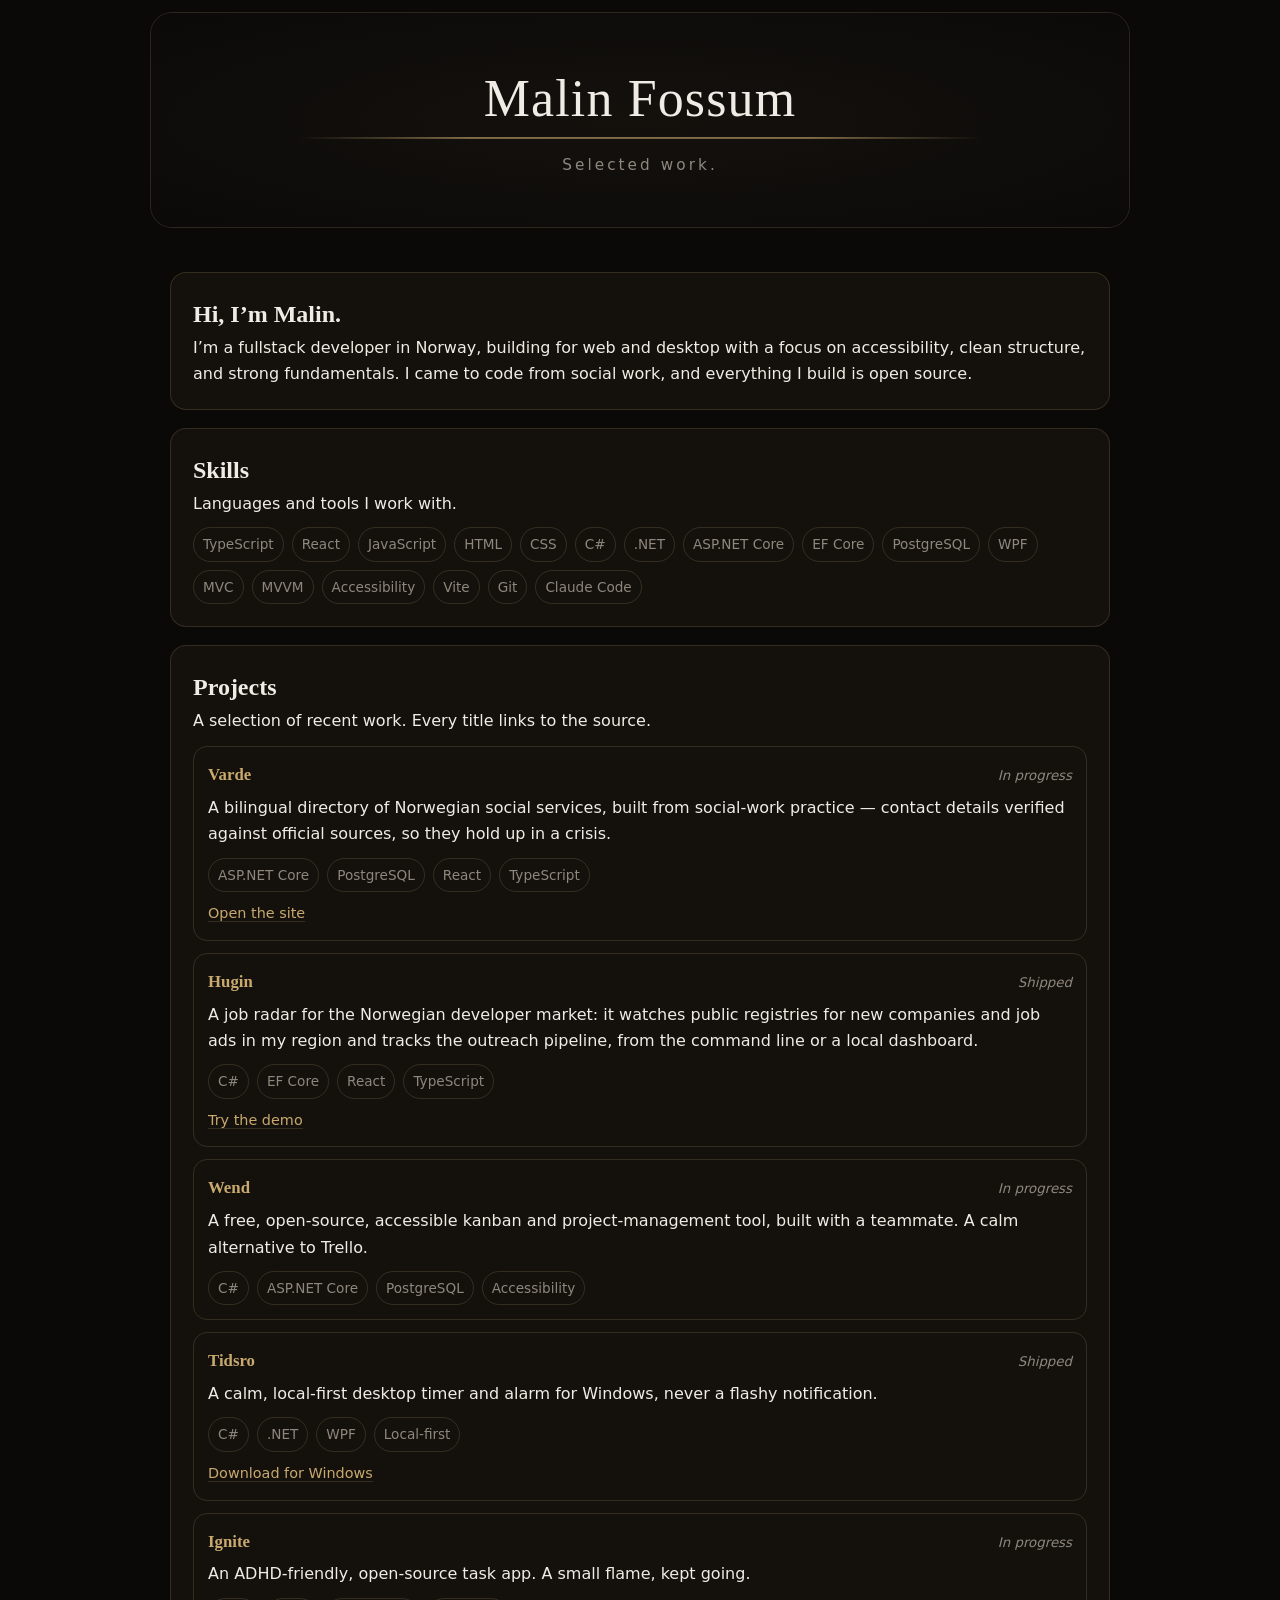
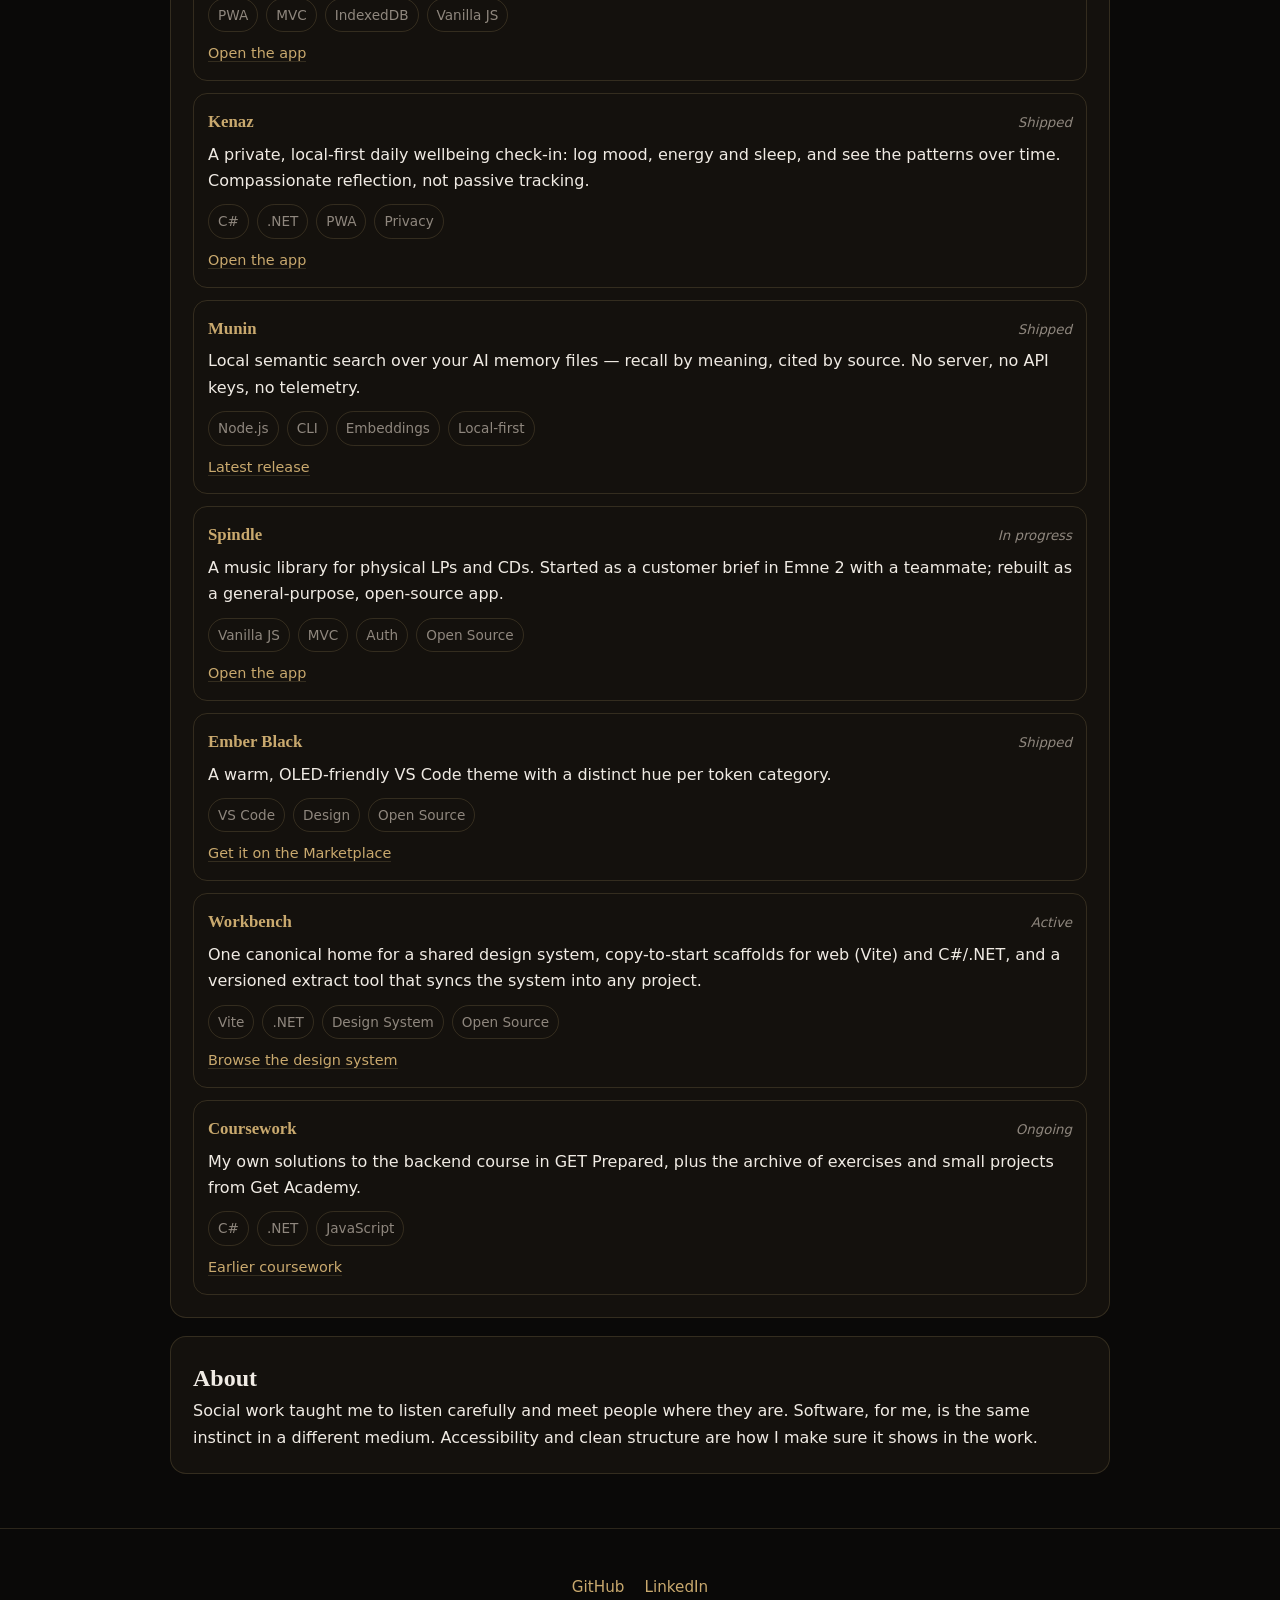
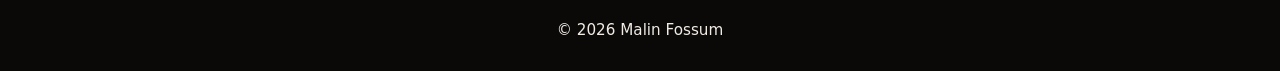
<file: index.html>
<!DOCTYPE html>
<html lang="en">
  <head>
    <meta charset="UTF-8" />
    <meta name="viewport" content="width=device-width, initial-scale=1.0" />
    <link rel="stylesheet" href="./src/styles/style.css" />
    <link rel="icon" href="assets/favicon.svg" type="image/svg+xml" />

    <meta
      name="description"
      content="Malin Fossum — selected work by a fullstack developer in Norway, transitioning from social work to software, focused on accessibility and clean structure."
    />
    <meta name="color-scheme" content="dark" />
    <meta name="theme-color" content="#0a0908" />

    <title>Malin Fossum — Selected work by a fullstack developer</title>

    <!-- Open Graph -->
    <meta property="og:title" content="Malin Fossum — Selected work by a fullstack developer" />
    <meta
      property="og:description"
      content="Malin Fossum — selected work by a fullstack developer in Norway, transitioning from social work to software, focused on accessibility and clean structure."
    />
    <meta property="og:image" content="https://malinfossum.github.io/portfolio/assets/banner-og.png" />
    <meta property="og:url" content="https://malinfossum.github.io/portfolio/" />
    <meta property="og:type" content="website" />

    <!-- Preload hero banner -->
    <link rel="preload" as="image" href="assets/banner.svg" type="image/svg+xml" />

  </head>

  <body>
    <a class="skip-link" href="#content">Skip to content</a>

    <header class="hero-banner">
      <img
        src="assets/banner.svg"
        alt="Malin Fossum: Selected work"
        fetchpriority="high"
      />
    </header>

    <main id="content">
      <div class="wrap">
        <div class="stack">
          <!-- Intro -->
          <section class="card">
            <h1>Hi, I’m Malin.</h1>
            <p>
              I’m a fullstack developer in Norway, building for web and desktop
              with a focus on accessibility, clean structure, and strong
              fundamentals. I came to code from social work, and everything I
              build is open source.
            </p>
          </section>

          <!-- Skills -->
          <section class="card">
            <h2>Skills</h2>
            <p>Languages and tools I work with.</p>

            <div class="tags">
              <span class="tag">TypeScript</span>
              <span class="tag">React</span>
              <span class="tag">JavaScript</span>
              <span class="tag">HTML</span>
              <span class="tag">CSS</span>
              <span class="tag">C#</span>
              <span class="tag">.NET</span>
              <span class="tag">ASP.NET Core</span>
              <span class="tag">EF Core</span>
              <span class="tag">PostgreSQL</span>
              <span class="tag">WPF</span>
              <span class="tag">MVC</span>
              <span class="tag">MVVM</span>
              <span class="tag">Accessibility</span>
              <span class="tag">Vite</span>
              <span class="tag">Git</span>
              <span class="tag">Claude Code</span>
            </div>
          </section>

          <!-- Projects -->
          <section class="card">
            <h2>Projects</h2>
            <p>A selection of recent work. Every title links to the source.</p>

            <div class="list">
              <article class="project">
                <div class="project-title">
                  <h3>
                    <a class="project-link" href="https://github.com/malinfossum/varde" target="_blank" rel="noopener noreferrer">Varde</a>
                  </h3>
                  <small>In progress</small>
                </div>
                <p>
                  A bilingual directory of Norwegian social services, built
                  from social-work practice — contact details verified against
                  official sources, so they hold up in a crisis.
                </p>
                <div class="tags">
                  <span class="tag">ASP.NET Core</span>
                  <span class="tag">PostgreSQL</span>
                  <span class="tag">React</span>
                  <span class="tag">TypeScript</span>
                </div>
                <p class="project-links">
                  <a href="https://ambitious-flower-09612f00f.6.azurestaticapps.net" target="_blank" rel="noopener noreferrer">Open the site</a>
                </p>
              </article>

              <article class="project">
                <div class="project-title">
                  <h3>
                    <a class="project-link" href="https://github.com/malinfossum/hugin" target="_blank" rel="noopener noreferrer">Hugin</a>
                  </h3>
                  <small>Shipped</small>
                </div>
                <p>
                  A job radar for the Norwegian developer market: it watches
                  public registries for new companies and job ads in my region
                  and tracks the outreach pipeline, from the command line or a
                  local dashboard.
                </p>
                <div class="tags">
                  <span class="tag">C#</span>
                  <span class="tag">EF Core</span>
                  <span class="tag">React</span>
                  <span class="tag">TypeScript</span>
                </div>
                <p class="project-links">
                  <a href="https://hugin-demo.azurewebsites.net" target="_blank" rel="noopener noreferrer">Try the demo</a>
                </p>
              </article>

              <article class="project">
                <div class="project-title">
                  <h3>
                    <a class="project-link" href="https://github.com/wendhq/wend" target="_blank" rel="noopener noreferrer">Wend</a>
                  </h3>
                  <small>In progress</small>
                </div>
                <p>
                  A free, open-source, accessible kanban and project-management
                  tool, built with a teammate. A calm alternative to Trello.
                </p>
                <div class="tags">
                  <span class="tag">C#</span>
                  <span class="tag">ASP.NET Core</span>
                  <span class="tag">PostgreSQL</span>
                  <span class="tag">Accessibility</span>
                </div>
              </article>

              <article class="project">
                <div class="project-title">
                  <h3>
                    <a class="project-link" href="https://github.com/malinfossum/tidsro" target="_blank" rel="noopener noreferrer">Tidsro</a>
                  </h3>
                  <small>Shipped</small>
                </div>
                <p>
                  A calm, local-first desktop timer and alarm for Windows,
                  never a flashy notification.
                </p>
                <div class="tags">
                  <span class="tag">C#</span>
                  <span class="tag">.NET</span>
                  <span class="tag">WPF</span>
                  <span class="tag">Local-first</span>
                </div>
                <p class="project-links">
                  <a href="https://github.com/malinfossum/tidsro/releases/latest" target="_blank" rel="noopener noreferrer">Download for Windows</a>
                </p>
              </article>

              <article class="project">
                <div class="project-title">
                  <h3>
                    <a class="project-link" href="https://github.com/malinfossum/ignite" target="_blank" rel="noopener noreferrer">Ignite</a>
                  </h3>
                  <small>In progress</small>
                </div>
                <p>
                  An ADHD-friendly, open-source task app. A small flame, kept
                  going.
                </p>
                <div class="tags">
                  <span class="tag">PWA</span>
                  <span class="tag">MVC</span>
                  <span class="tag">IndexedDB</span>
                  <span class="tag">Vanilla JS</span>
                </div>
                <p class="project-links">
                  <a href="https://malinfossum.github.io/ignite/" target="_blank" rel="noopener noreferrer">Open the app</a>
                </p>
              </article>

              <article class="project">
                <div class="project-title">
                  <h3>
                    <a class="project-link" href="https://github.com/malinfossum/kenaz" target="_blank" rel="noopener noreferrer">Kenaz</a>
                  </h3>
                  <small>Shipped</small>
                </div>
                <p>
                  A private, local-first daily wellbeing check-in: log mood,
                  energy and sleep, and see the patterns over time.
                  Compassionate reflection, not passive tracking.
                </p>
                <div class="tags">
                  <span class="tag">C#</span>
                  <span class="tag">.NET</span>
                  <span class="tag">PWA</span>
                  <span class="tag">Privacy</span>
                </div>
                <p class="project-links">
                  <a href="https://malinfossum.github.io/kenaz/" target="_blank" rel="noopener noreferrer">Open the app</a>
                </p>
              </article>

              <article class="project">
                <div class="project-title">
                  <h3>
                    <a class="project-link" href="https://github.com/malinfossum/munin" target="_blank" rel="noopener noreferrer">Munin</a>
                  </h3>
                  <small>Shipped</small>
                </div>
                <p>
                  Local semantic search over your AI memory files — recall by
                  meaning, cited by source. No server, no API keys, no
                  telemetry.
                </p>
                <div class="tags">
                  <span class="tag">Node.js</span>
                  <span class="tag">CLI</span>
                  <span class="tag">Embeddings</span>
                  <span class="tag">Local-first</span>
                </div>
                <p class="project-links">
                  <a href="https://github.com/malinfossum/munin/releases/latest" target="_blank" rel="noopener noreferrer">Latest release</a>
                </p>
              </article>

              <article class="project">
                <div class="project-title">
                  <h3>
                    <a class="project-link" href="https://github.com/malinfossum/spindle" target="_blank" rel="noopener noreferrer">Spindle</a>
                  </h3>
                  <small>In progress</small>
                </div>
                <p>
                  A music library for physical LPs and CDs. Started as a
                  customer brief in Emne 2 with a teammate; rebuilt as a
                  general-purpose, open-source app.
                </p>
                <div class="tags">
                  <span class="tag">Vanilla JS</span>
                  <span class="tag">MVC</span>
                  <span class="tag">Auth</span>
                  <span class="tag">Open Source</span>
                </div>
                <p class="project-links">
                  <a href="https://spindle-music.pages.dev" target="_blank" rel="noopener noreferrer">Open the app</a>
                </p>
              </article>

              <article class="project">
                <div class="project-title">
                  <h3>
                    <a class="project-link" href="https://github.com/malinfossum/ember-black" target="_blank" rel="noopener noreferrer">Ember Black</a>
                  </h3>
                  <small>Shipped</small>
                </div>
                <p>
                  A warm, OLED-friendly VS Code theme with a distinct hue per
                  token category.
                </p>
                <div class="tags">
                  <span class="tag">VS Code</span>
                  <span class="tag">Design</span>
                  <span class="tag">Open Source</span>
                </div>
                <p class="project-links">
                  <a href="https://marketplace.visualstudio.com/items?itemName=malinfossum.ember-black" target="_blank" rel="noopener noreferrer">Get it on the Marketplace</a>
                </p>
              </article>

              <article class="project">
                <div class="project-title">
                  <h3>
                    <a class="project-link" href="https://github.com/malinfossum/workbench" target="_blank" rel="noopener noreferrer">Workbench</a>
                  </h3>
                  <small>Active</small>
                </div>
                <p>
                  One canonical home for a shared design system, copy-to-start
                  scaffolds for web (Vite) and C#/.NET, and a versioned extract
                  tool that syncs the system into any project.
                </p>
                <div class="tags">
                  <span class="tag">Vite</span>
                  <span class="tag">.NET</span>
                  <span class="tag">Design System</span>
                  <span class="tag">Open Source</span>
                </div>
                <p class="project-links">
                  <a href="https://malinfossum.github.io/workbench/" target="_blank" rel="noopener noreferrer">Browse the design system</a>
                </p>
              </article>

              <article class="project">
                <div class="project-title">
                  <h3>
                    <a class="project-link" href="https://github.com/malinfossum/backend-course" target="_blank" rel="noopener noreferrer">Coursework</a>
                  </h3>
                  <small>Ongoing</small>
                </div>
                <p>
                  My own solutions to the backend course in GET Prepared, plus
                  the archive of exercises and small projects from Get Academy.
                </p>
                <div class="tags">
                  <span class="tag">C#</span>
                  <span class="tag">.NET</span>
                  <span class="tag">JavaScript</span>
                </div>
                <p class="project-links">
                  <a href="https://github.com/malinfossum/getacademy" target="_blank" rel="noopener noreferrer">Earlier coursework</a>
                </p>
              </article>
            </div>
          </section>

          <!-- About -->
          <section class="card">
            <h2>About</h2>
            <p>
              Social work taught me to listen carefully and meet people where
              they are. Software, for me, is the same instinct in a different
              medium. Accessibility and clean structure are how I make sure
              it shows in the work.
            </p>
          </section>
        </div>
      </div>
    </main>

    <footer>
      <div class="social-icons">
        <a href="https://github.com/malinfossum" target="_blank" rel="noopener noreferrer">GitHub</a>
        <a href="https://linkedin.com/in/malinfossum" target="_blank" rel="noopener noreferrer">LinkedIn</a>
      </div>

      <p>© 2026 Malin Fossum</p>
    </footer>
  </body>
</html>
</file>
<file: src/styles/style.css>
:root {
	--font-display:
		"Palatino Linotype", "Iowan Old Style", Palatino, Georgia, serif;
	--font-body: Optima, Candara, "Segoe UI", system-ui, sans-serif;

	--bg: #0a0908;
	--surface: #14110d;
	--text: #f0ebe4;
	--text-muted: #8f877e;

	--accent: #c9a96e;
	--accent-hover: #dcc294;
	--accent-soft: rgba(201, 169, 110, 0.1);
	--line: rgba(201, 169, 110, 0.18);

	--radius: 16px;
	--max: 980px;
}

* {
	margin: 0;
	padding: 0;
	box-sizing: border-box;
}

html:focus-within {
	scroll-behavior: smooth;
}

body {
	background-color: var(--bg);
	color: var(--text);
	font-family: var(--font-body);
	line-height: 1.65;
}

h1,
h2,
h3 {
	font-family: var(--font-display);
	color: var(--text);
	font-weight: 700;
}

p {
	color: var(--text);
}

a {
	color: var(--accent);
	text-decoration: none;
}

a:hover {
	color: var(--accent-hover);
}

/* Skip link */
.skip-link {
	position: absolute;
	left: -999px;
	top: 10px;
	padding: 10px 14px;
	border-radius: 999px;
	background: var(--accent-soft);
	border: 1px solid var(--line);
	color: var(--text);
	z-index: 999;
}

.skip-link:focus {
	left: 14px;
}

/* Hero */
.hero-banner {
	padding: 12px 20px 0;
}

.hero-banner img {
	display: block;
	width: min(100%, var(--max));
	margin: 0 auto;
	border-radius: 22px;
	border: 1px solid var(--line);
}

main {
	width: 100%;
}

.wrap {
	max-width: var(--max);
	margin: 0 auto;
	padding: 44px 20px 0;
}

.stack {
	display: grid;
	gap: 18px;
}

.card {
	border: 1px solid var(--line);
	border-radius: var(--radius);
	padding: 22px;
	background: var(--surface);
}

/* Projects */
.list {
	display: grid;
	gap: 12px;
	margin-top: 12px;
}

.project {
	position: relative;
	border: 1px solid var(--line);
	border-radius: 14px;
	padding: 14px;
	transition:
		transform 0.18s ease,
		border-color 0.18s ease;
}

.project:hover {
	transform: translateY(-2px);
	border-color: var(--accent);
}

.project-title {
	display: flex;
	justify-content: space-between;
	margin-bottom: 6px;
	align-items: baseline;
	gap: 12px;
}

.project-title h3 {
	font-size: 1.05rem;
}

.project-title small {
	color: var(--text-muted);
	font-style: italic;
	white-space: nowrap;
}

.tags {
	display: flex;
	gap: 8px;
	flex-wrap: wrap;
	margin-top: 10px;
}

.tag {
	font-size: 0.85rem;
	padding: 5px 9px;
	border-radius: 999px;
	border: 1px solid var(--line);
	color: var(--text-muted);
}

/* The project title covers the whole card, so the card is clickable
   while the secondary links below it stay separately reachable. */
.project-link::after {
	content: "";
	position: absolute;
	inset: 0;
	border-radius: 14px;
}

.project-link::before {
	content: "↗";
	position: absolute;
	top: 14px;
	right: 14px;
	opacity: 0;
	font-size: 0.95rem;
	color: var(--accent);
	transition:
		opacity 0.2s ease,
		transform 0.2s ease;
}

.project:hover .project-link::before,
.project-link:focus-visible::before {
	opacity: 1;
	transform: translateY(-1px);
}

.project:has(.project-link:focus-visible) {
	outline: 2px solid var(--accent);
	outline-offset: 3px;
}

.project-link:focus-visible {
	outline: none;
}

/* Secondary links sit above the title's click target. */
.project-links {
	position: relative;
	z-index: 1;
	width: fit-content;
	margin-top: 10px;
	font-size: 0.9rem;
}

.project-links a {
	border-bottom: 1px solid var(--line);
}

.project-links a:hover,
.project-links a:focus-visible {
	border-bottom-color: var(--accent-hover);
}

/* Footer */
footer {
	text-align: center;
	padding: 28px 20px;
	border-top: 1px solid var(--line);
	font-size: 0.95rem;
	margin-top: 54px;
}

.social-icons {
	display: flex;
	justify-content: center;
	gap: 20px;
	margin: 18px 0;
}

@media (prefers-reduced-motion: reduce) {
	html:focus-within {
		scroll-behavior: auto;
	}

	.project {
		transition: none;
	}

	.project:hover {
		transform: none;
	}

	.project-link::before {
		transition: none;
	}
}
</file>
